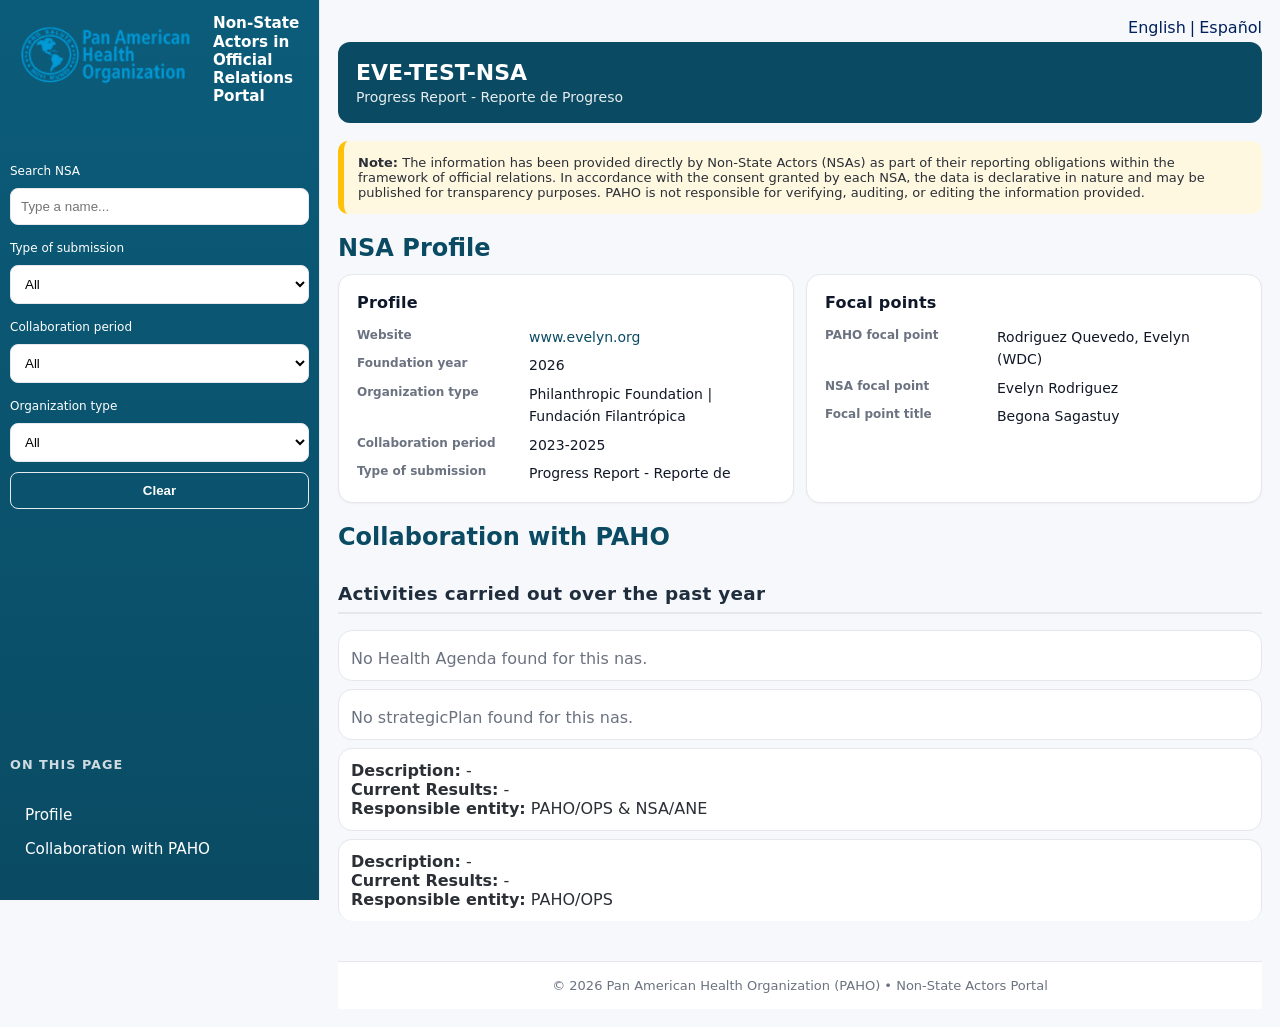
<file: index.html>
<!doctype html>
<html lang="en">
  <head>
    <meta charset="UTF-8" />
    <meta
      name="viewport"
      content="width=device-width, initial-scale=1.0" />
    <title>PAHO • Non-State Actors (NSA)</title>
    <link
      rel="icon"
      href="/assets/img/favicon.ico"
      type="image/vnd.microsoft.icon" />
    <link
      rel="stylesheet"
      href="/assets/css/styles.css" />
  </head>
  <body>
    <!-- SIDEBAR FIXA -->
    <aside class="sidebar">
      <div class="brand">
        <div class="logo-box">
          <img
            id="logobrand"
            src="/assets/img/logo-en.png"
            alt="OPAS"
            class="brand-logo" />
          <div
            class="brand-title"
            id="brand-title">
            NSA Portal
          </div>
        </div>
      </div>

      <div class="controls">
        <label
          class="label"
          for="search-open"
          id="searchNSA"
          >Search NSA
        </label>
        <input
          id="searchInput"
          class="input"
          placeholder="Type a name..." />
        <ul
          id="search-results"
          class="search-results"
          aria-live="polite"></ul>

        <!-- TypeOfSubmission -->
        <label
          class="label"
          for="period-select"
          id="TypeOfSubmission-type"
          >TypeOfSubmission</label
        >
        <select
          id="typeOfSubmission-type-input"
          class="input">
          <option
            value="all"
            id="TypeOfSubmission-all">
            All
          </option>
          <option value="Non-governmental Organizations">Non-governmental Organizations</option>
          <option value="Philanthropic Foundation">Philanthropic Foundation</option>
        </select>

        <!-- Collaboration Period -->
        <label
          class="label"
          for="period-select"
          id="uiPeriodLabel"
          >Collaboration Period</label
        >
        <select
          id="period-select"
          class="input">
          <option value="all">All</option>
        </select>

        <!-- Organization type -->
        <label
          class="label"
          for="period-select"
          id="organization-type"
          >Organization type</label
        >
        <select
          id="organization-type-input"
          class="input">
          <option
            value="all"
            id="organization-all">
            All
          </option>
          <option value="Non-governmental Organizations">Non-governmental Organizations</option>
          <option value="Philanthropic Foundation">Philanthropic Foundation</option>
        </select>

        <button
          id="clear-filters"
          class="btn btn-ghost">
          Clear
        </button>

        <p id="navTitle">On this page</p>
        <ul class="on-this-page">
          <li>
            <a
              href="#profileTitle"
              id="profileTitlenav"
              rel="noopener noreferrer"
              >Profile</a
            >
          </li>
          <li class="financialnav">
            <a
              href="#uiFinTitle"
              id="financialnav"
              rel="noopener noreferrer"
              >Financial information</a
            >
          </li>
          <li>
            <a
              href="#collaborationWithPAHO"
              id="CollaborationNav"
              rel="noopener noreferrer"
              >Collaboration with PAHO</a
            >
          </li>
        </ul>
      </div>
    </aside>

    <!-- MAIN -->
    <main class="main">
      <!-- language -->
      <div class="language-link">
        <a
          data-lan="en"
          class="lang-toggle">
          English
        </a>
        |
        <a
          data-lan="es"
          class="lang-toggle">
          Español
        </a>
      </div>

      <header class="header">
        <h1 id="nsa-title"></h1>
        <p id="nsa-subtitle"></p>
      </header>

      <!-- Progress Report disclaimer only -->
      <section
        class="disclaimer none"
        id="landingDisclaimerTop">
        <strong id="uiDisclaimerTitleTop">Note:</strong>
        <span id="uiDisclaimerTextTop"></span>
      </section>

      <!-- NSA profile starts -->
      <section class="card">
        <section
          class="disclaimer"
          id="landingDisclaimer2">
          <strong id="uiDisclaimerTitle2">Note:</strong>
          <span id="uiDisclaimerText2"></span>
        </section>
        <h2 id="profileTitle">NSA Profile</h2>
        <p
          class="muted"
          id="profileSubtitle"></p>
        <div id="nsa-metrics"></div>
        <div id="nsa-info"></div>
      </section>

      <!-- financial -->
      <div
        class="card"
        id="financial_card">
        <h2 id="uiFinTitle">Financial Overview</h2>
        <h5 id="FinAnnualIncomeYear"></h5>
        <p
          class="muted"
          id="uiFinSubtitle"></p>
        <div class="chart-wrapper">
          <canvas id="financialBarChart"></canvas>
        </div>
      </div>

      <!-- keep original lower disclaimer -->
      <section
        class="disclaimer"
        id="landingDisclaimer">
        <strong id="uiDisclaimerTitle">Note:</strong>
        <span id="uiDisclaimerText"></span>
      </section>

      <!-- Collaboration with PAHO Activities -->
      <section
        class="card"
        id="collaborationWithPAHO">
        <h2 id="collabTitle">Collaboration with PAHO</h2>

        <div>
          <h4
            id="collabSubtitle"
            class="subtitle"></h4>
        </div>

        <div
          id="collabWPActHealthAgendaObj"
          class="list item"></div>

        <div
          id="strategicPlan"
          class="list item"></div>

        <div id="nsa-activities"></div>
      </section>

      <!-- work plans -->
      <section
        class="card"
        id="workplans-card">
        <h4
          id="wpTitle"
          class="subtitle">
          Work Plans
        </h4>

        <div
          id="card03"
          class="list item"></div>

        <div
          id="card04"
          class="list item"></div>

        <p
          class="muted"
          id="wpSubtitle"></p>
        <div id="workplans"></div>
      </section>

      <!-- FOOTER -->
      <footer class="app-footer">
        <p>© 2026 Pan American Health Organization (PAHO) • Non-State Actors Portal</p>
      </footer>
    </main>

    <script
      src="/assets/js/app.js"
      type="module"></script>
    <script src="/assets/js/vendors/chart.js"></script>
  </body>
</html>
</file>
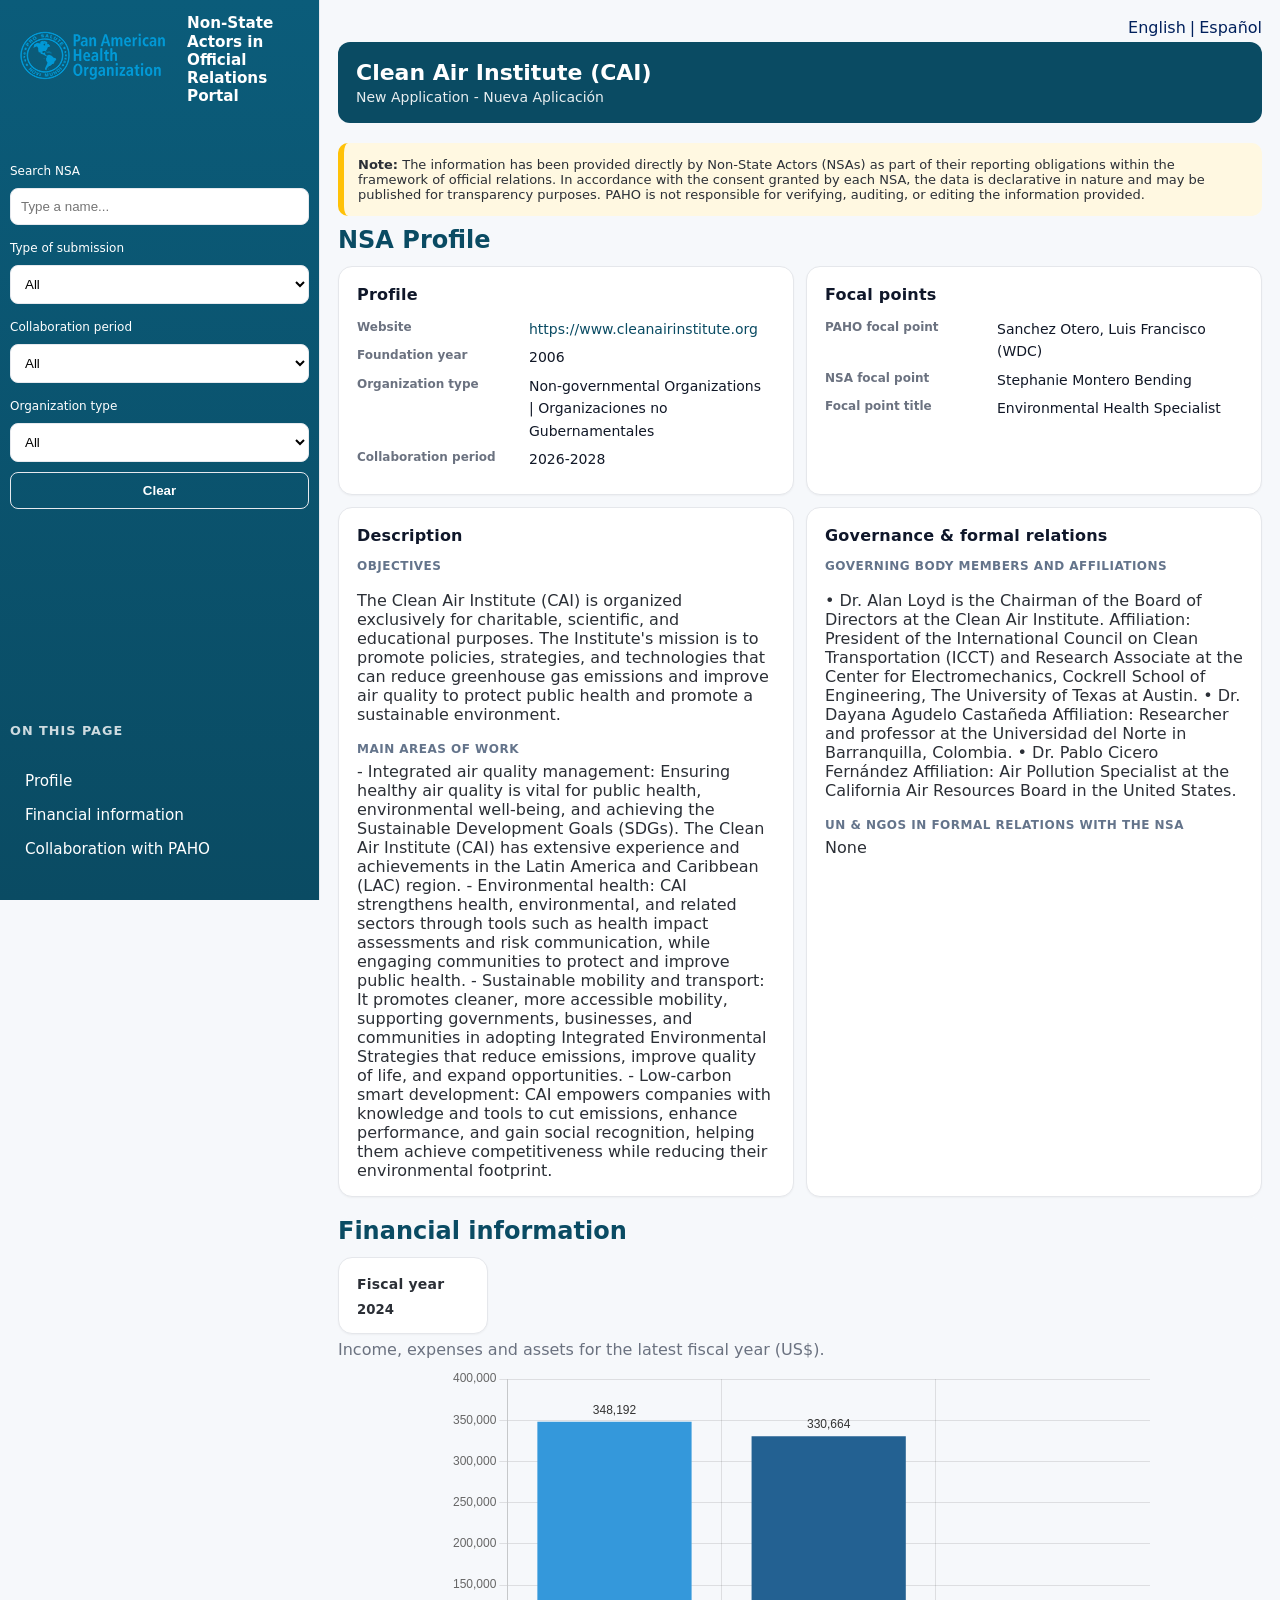
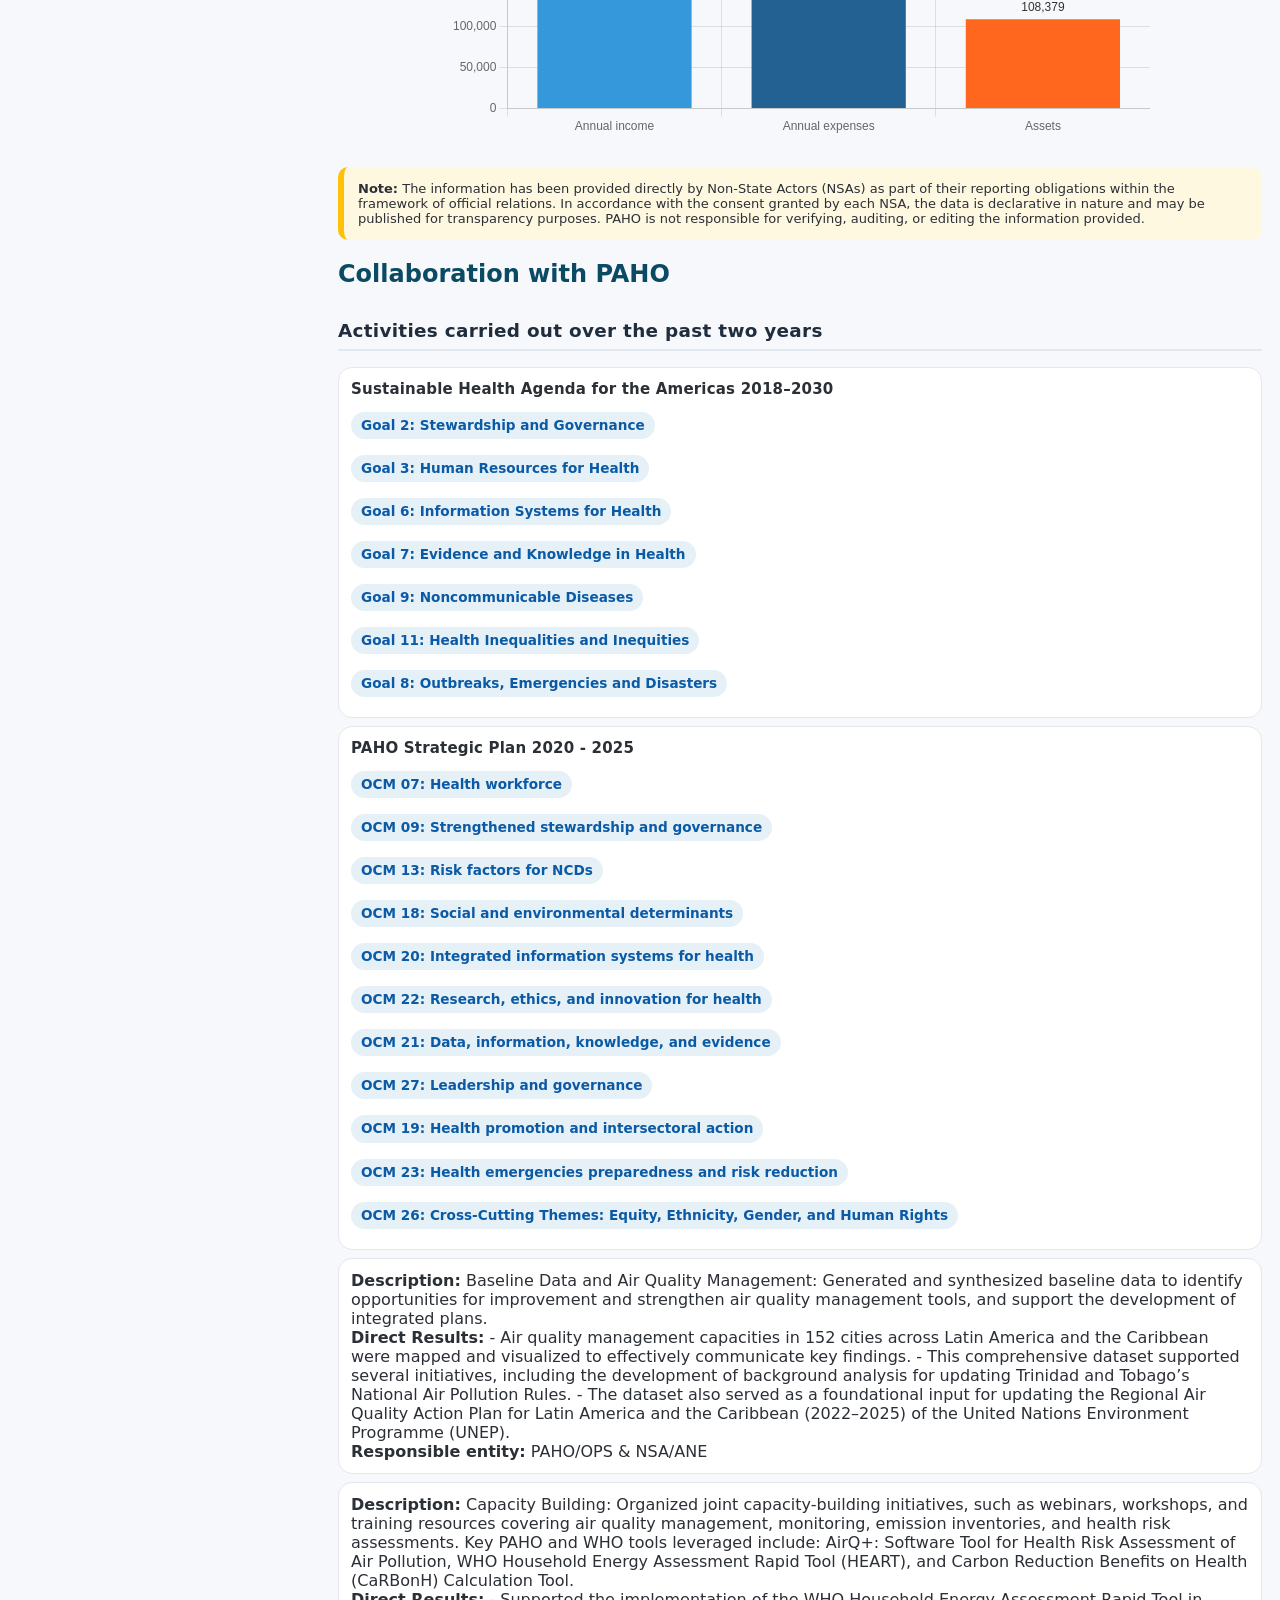
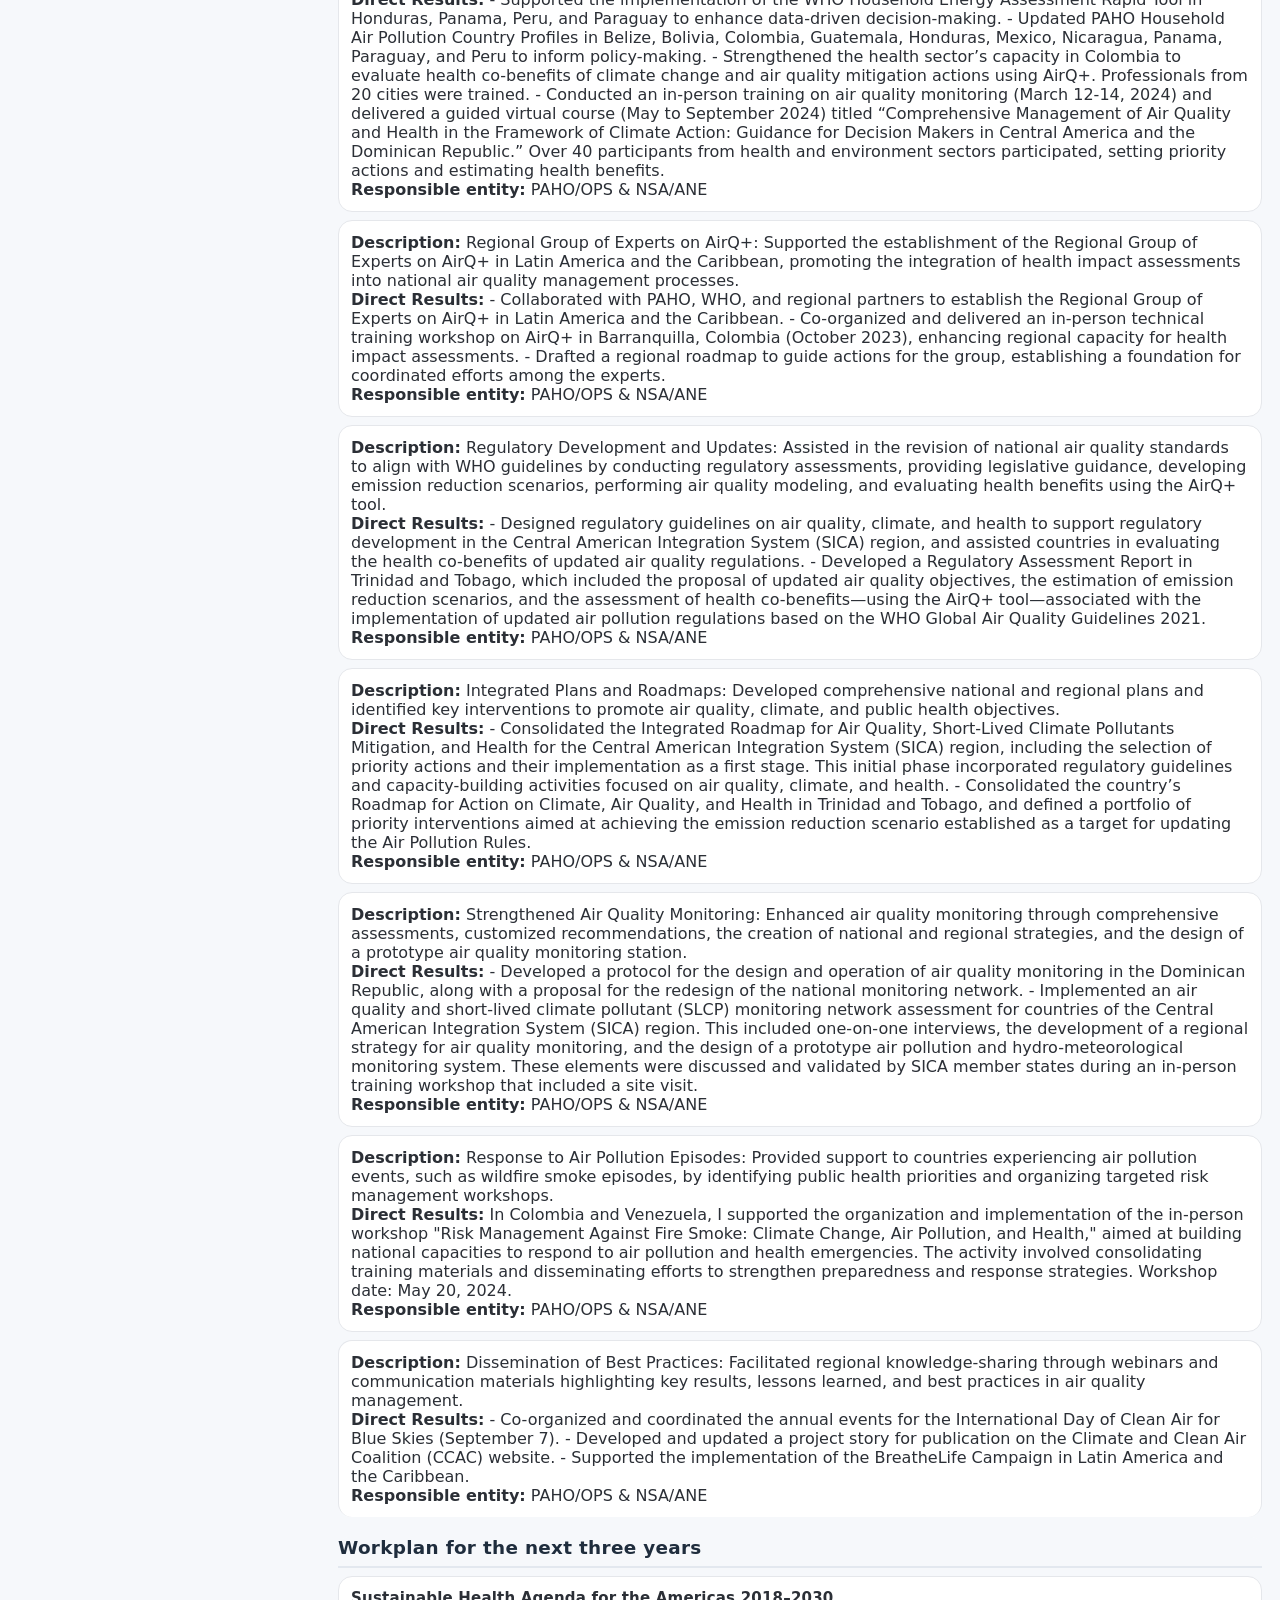
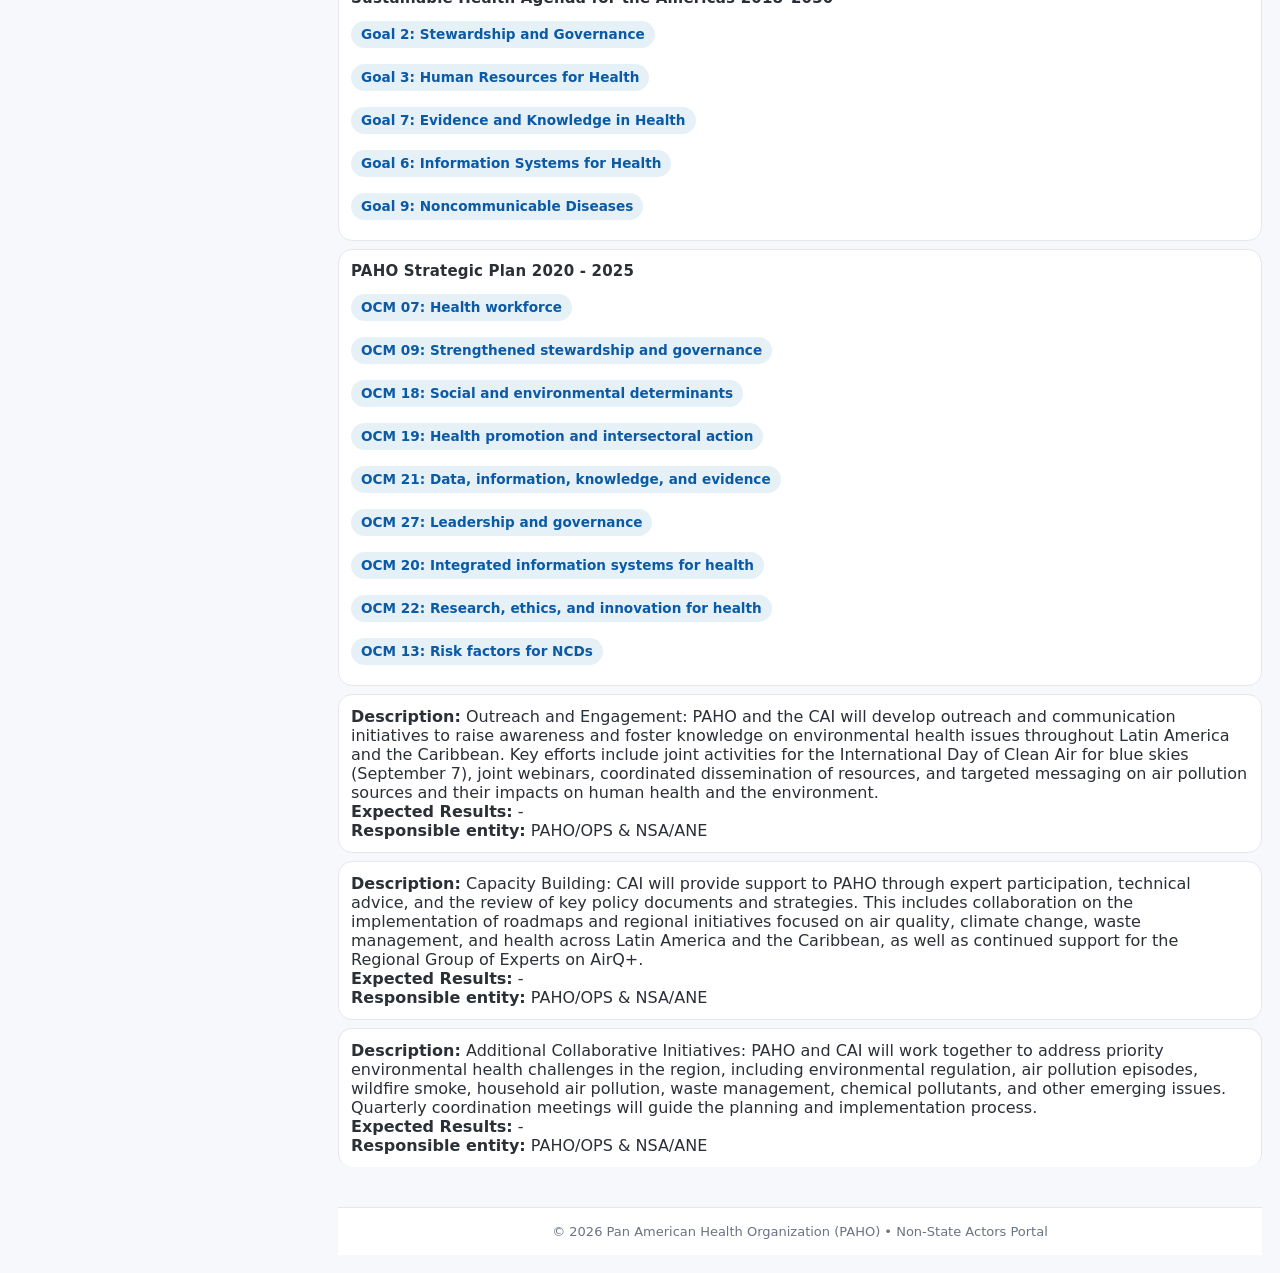
<file: official-relations/index.html>
<!doctype html>
<html lang="en">
  <head>
    <meta charset="UTF-8" />
    <meta
      name="viewport"
      content="width=device-width, initial-scale=1.0" />
    <title>PAHO • Non-State Actors (NSA)</title>
    <link
      rel="icon"
      href="./assets/img/favicon.ico"
      type="image/vnd.microsoft.icon" />
    <link
      rel="stylesheet"
      href="./assets/css/styles.css" />
  </head>
  <body>
    <!-- SIDEBAR FIXA -->
    <aside class="sidebar">
      <div class="brand">
        <div class="logo-box">
          <img
            id="logobrand"
            src="./assets/img/logo-en.png"
            alt="OPAS"
            class="brand-logo" />
          <div
            class="brand-title"
            id="brand-title">
            NSA Portal
          </div>
        </div>
      </div>

      <div class="controls">
        <label
          class="label"
          for="search-open"
          id="searchNSA"
          >Search NSA
        </label>
        <input
          id="searchInput"
          class="input"
          placeholder="Type a name..." />
        <ul
          id="search-results"
          class="search-results"
          aria-live="polite"></ul>

        <!-- TypeOfSubmission -->
        <label
          class="label"
          for="period-select"
          id="TypeOfSubmission-type"
          >TypeOfSubmission</label
        >
        <select
          id="typeOfSubmission-type-input"
          class="input">
          <option
            value="all"
            id="TypeOfSubmission-all">
            All
          </option>
          <option value="Non-governmental Organizations">Non-governmental Organizations</option>
          <option value="Philanthropic Foundation">Philanthropic Foundation</option>
        </select>

        <!--    Collaboration Period -->
        <label
          class="label"
          for="period-select"
          id="uiPeriodLabel"
          >Collaboration Period</label
        >
        <select
          id="period-select"
          class="input">
          <option value="all">All</option>
        </select>
        <!-- Organization type -->
        <label
          class="label"
          for="period-select"
          id="organization-type"
          >Organization type</label
        >
        <select
          id="organization-type-input"
          class="input">
          <option
            value="all"
            id="organization-all">
            All
          </option>
          <option value="Non-governmental Organizations">Non-governmental Organizations</option>
          <option value="Philanthropic Foundation">Philanthropic Foundation</option>
        </select>

        <button
          id="clear-filters"
          class="btn btn-ghost">
          Clear
        </button>

        <p id="navTitle">On this page</p>
        <ul class="on-this-page">
          <li>
            <a
              href="#profileTitle"
              id="profileTitlenav"
              rel="noopener noreferrer"
              >Profile</a
            >
          </li>
          <li class="financialnav">
            <a
              href="#uiFinTitle"
              id="financialnav"
              rel="noopener noreferrer"
              >Financial information</a
            >
          </li>
          <li>
            <a
              href="#collaboraionWihPAHO"
              id="CollaborationNav"
              rel="noopener noreferrer"
              >Collaboration with PAHO</a
            >
          </li>
        </ul>
      </div>
    </aside>

    <!-- MAIN -->
    <main class="main">
      <!-- language -->
      <div class="language-link">
        <a
          data-lan="en"
          class="lang-toggle">
          English
        </a>
        |
        <a
          data-lan="es"
          class="lang-toggle">
          Español
        </a>
      </div>

      <!-- language -->
      <header class="header">
        <h1 id="nsa-title"></h1>
        <p id="nsa-subtitle"></p>
      </header>

      <!-- NSA profile starts -->
      <section class="card">
        <!-- disclaimer -->
        <section
          class="disclaimer"
          id="landingDisclaimer2">
          <strong id="uiDisclaimerTitle2">Note:</strong>
          <span id="uiDisclaimerText2"></span>
        </section>
        <h2 id="profileTitle">NSA Profile</h2>
        <p
          class="muted"
          id="profileSubtitle"></p>
        <div id="nsa-metrics"></div>
        <div id="nsa-info"></div>
      </section>

      <!-- financial -->
      <div
        class="card"
        id="financial_card">
        <h2 id="uiFinTitle">Financial Overview</h2>
        <h5 id="FinAnnualIncomeYear"></h5>
        <p
          class="muted"
          id="uiFinSubtitle"></p>
        <div class="chart-wrapper">
          <canvas id="financialBarChart"></canvas>
        </div>
      </div>
      <!-- NSA profile ends -->

      <!-- disclaimer -->
      <section
        class="disclaimer"
        id="landingDisclaimer">
        <strong id="uiDisclaimerTitle">Note:</strong>
        <span id="uiDisclaimerText"></span>
      </section>

      <!-- Collaboration with PAHO Activities -->
      <section
        class="card"
        id="collaboraionWihPAHO">
        <h2 id="collabTitle">Collaboration with PAHO</h2>

        <div>
          <h4
            id="collabSubtitle"
            class="subtitle"></h4>
        </div>

        <!--  rendercollabWPActHealthAgendaObj  -->
        <div
          id="collabWPActHealthAgendaObj"
          class="list item"></div>

        <!--  StrategicPlan  -->
        <div
          id="strategicPlan"
          class="list item"></div>

        <!-- activities -->
        <div id="nsa-activities"></div>
      </section>

      <!-- work plans -->
      <section
        class="card"
        id="workplans-card">
        <h4
          id="wpTitle"
          class="subtitle">
          Work Plans
        </h4>

        <!-- card03 do workplan -->
        <div
          id="card03"
          class="list item"></div>

        <!-- card04 do workplan -->
        <div
          id="card04"
          class="list item"></div>

        <p
          class="muted"
          id="wpSubtitle"></p>
        <div id="workplans"></div>
      </section>

      <!-- FOOTER -->
      <footer class="app-footer">
        <p>© 2026 Pan American Health Organization (PAHO) • Non-State Actors Portal</p>
      </footer>
    </main>
    <script
      src="./assets/js/app.js"
      type="module"></script>
    <script src="./assets/js/vendors/chart.js"></script>
  </body>
</html>
</file>
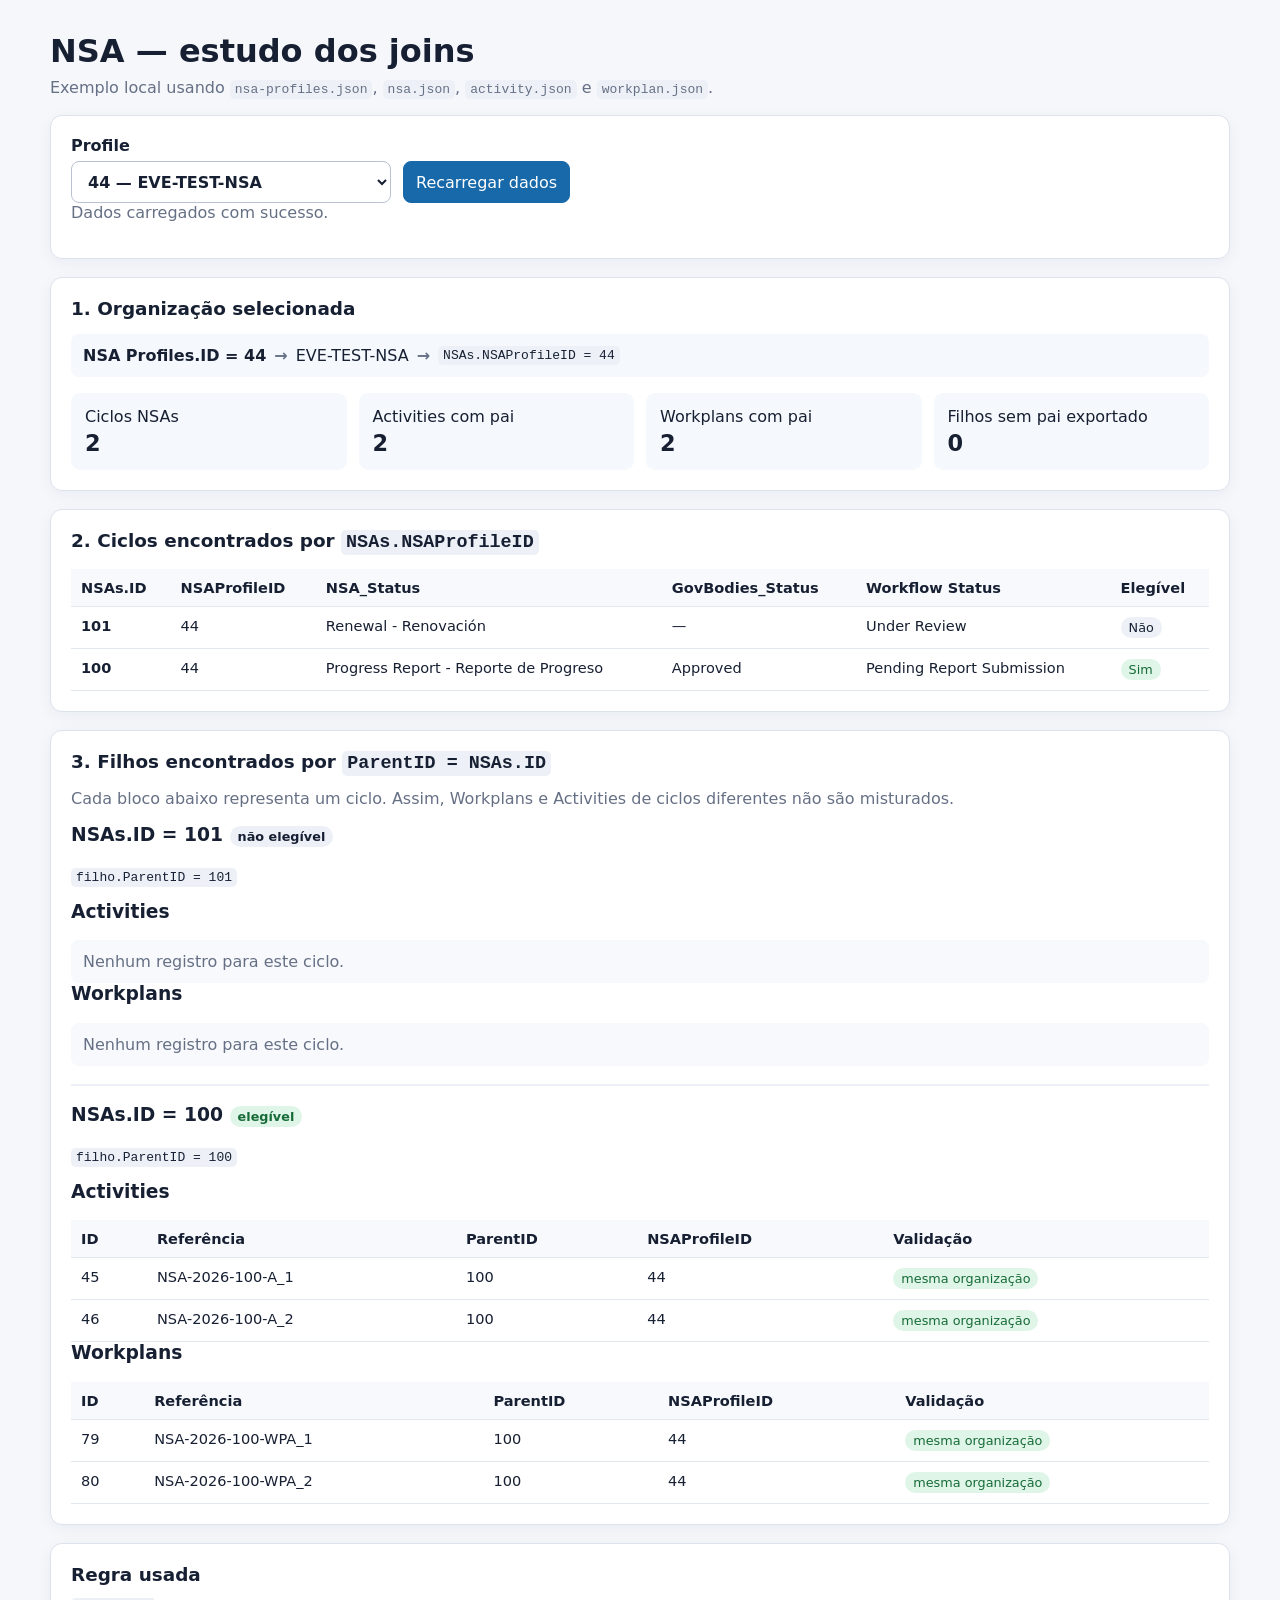
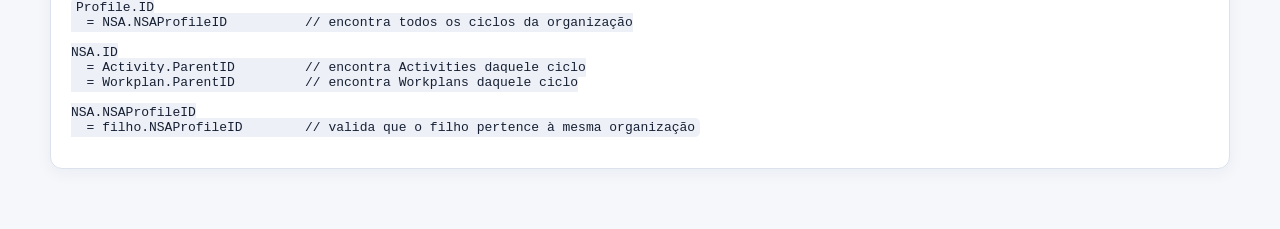
<file: docs/NSA_web_frontier/index.html>
<!doctype html>
<html lang="pt-BR">
  <head>
    <meta charset="utf-8" />
    <meta
      name="viewport"
      content="width=device-width, initial-scale=1" />
    <title>NSA — Estudo dos relacionamentos</title>
    <style>
      :root {
        color-scheme: light;
        font-family:
          Inter,
          ui-sans-serif,
          system-ui,
          -apple-system,
          BlinkMacSystemFont,
          'Segoe UI',
          sans-serif;
        background: #f5f7fb;
        color: #172033;
      }

      * {
        box-sizing: border-box;
      }
      body {
        margin: 0;
      }
      main {
        width: min(1180px, calc(100% - 32px));
        margin: 32px auto 64px;
      }
      h1,
      h2,
      h3,
      p {
        margin-top: 0;
      }
      h1 {
        margin-bottom: 8px;
      }
      h2 {
        font-size: 1.15rem;
      }
      code {
        padding: 2px 5px;
        border-radius: 5px;
        background: #edf1f7;
      }
      .muted {
        color: #667085;
      }
      .card {
        margin-top: 18px;
        padding: 20px;
        border: 1px solid #dce2ec;
        border-radius: 12px;
        background: #fff;
        box-shadow: 0 4px 16px rgba(23, 32, 51, 0.05);
      }
      .controls {
        display: flex;
        flex-wrap: wrap;
        gap: 12px;
        align-items: end;
      }
      label {
        display: grid;
        gap: 6px;
        font-weight: 650;
      }
      select,
      button {
        min-height: 42px;
        padding: 8px 12px;
        border: 1px solid #b8c2d1;
        border-radius: 8px;
        background: #fff;
        color: inherit;
        font: inherit;
      }
      select {
        min-width: 320px;
      }
      button {
        cursor: pointer;
        background: #1769aa;
        color: #fff;
        border-color: #1769aa;
      }
      button:hover {
        background: #105889;
      }
      .summary {
        display: grid;
        grid-template-columns: repeat(auto-fit, minmax(160px, 1fr));
        gap: 12px;
        margin-top: 16px;
      }
      .metric {
        padding: 14px;
        border-radius: 9px;
        background: #f5f8fc;
      }
      .metric strong {
        display: block;
        margin-top: 4px;
        font-size: 1.4rem;
      }
      .flow {
        display: flex;
        flex-wrap: wrap;
        gap: 8px;
        align-items: center;
        padding: 12px;
        border-radius: 8px;
        background: #f5f8fc;
      }
      .arrow {
        color: #667085;
        font-weight: 800;
      }
      .table-wrap {
        overflow-x: auto;
      }
      table {
        width: 100%;
        border-collapse: collapse;
        font-size: 0.91rem;
      }
      th,
      td {
        padding: 10px;
        border-bottom: 1px solid #e3e8f0;
        text-align: left;
        vertical-align: top;
      }
      th {
        white-space: nowrap;
        background: #f7f9fc;
      }
      .badge {
        display: inline-block;
        padding: 3px 8px;
        border-radius: 999px;
        background: #edf1f7;
        font-size: 0.8rem;
        white-space: nowrap;
      }
      .badge.ok {
        background: #dff5e7;
        color: #176b38;
      }
      .badge.warn {
        background: #fff1d6;
        color: #855500;
      }
      .cycle {
        margin-top: 18px;
        padding-top: 18px;
        border-top: 2px solid #edf1f7;
      }
      .cycle:first-child {
        margin-top: 0;
        padding-top: 0;
        border-top: 0;
      }
      .error {
        color: #a51d2d;
        font-weight: 650;
      }
      .empty {
        padding: 12px;
        border-radius: 8px;
        background: #f7f9fc;
        color: #667085;
      }
    </style>
  </head>
  <body>
    <main>
      <h1>NSA — estudo dos joins</h1>
      <p class="muted">Exemplo local usando <code>nsa-profiles.json</code>, <code>nsa.json</code>, <code>activity.json</code> e <code>workplan.json</code>.</p>

      <section class="card">
        <div class="controls">
          <label>
            Profile
            <select
              id="profile-select"
              disabled>
              <option>Carregando JSONs…</option>
            </select>
          </label>
          <button
            id="reload-button"
            type="button">
            Recarregar dados
          </button>
        </div>
        <p
          id="status"
          class="muted"
          aria-live="polite"></p>
      </section>

      <section
        id="profile-section"
        class="card"
        hidden>
        <h2>1. Organização selecionada</h2>
        <div
          id="profile-flow"
          class="flow"></div>
        <div
          id="summary"
          class="summary"></div>
      </section>

      <section
        id="cycles-section"
        class="card"
        hidden>
        <h2>2. Ciclos encontrados por <code>NSAs.NSAProfileID</code></h2>
        <div
          id="cycles-table"
          class="table-wrap"></div>
      </section>

      <section
        id="children-section"
        class="card"
        hidden>
        <h2>3. Filhos encontrados por <code>ParentID = NSAs.ID</code></h2>
        <p class="muted">Cada bloco abaixo representa um ciclo. Assim, Workplans e Activities de ciclos diferentes não são misturados.</p>
        <div id="children"></div>
      </section>

      <section
        id="orphans-section"
        class="card"
        hidden>
        <h2>4. Filhos da organização cujo pai não está no export</h2>
        <p class="muted">Estes registros batem pelo <code>NSAProfileID</code>, mas o ciclo indicado pelo <code>ParentID</code> não existe em <code>nsa.json</code>.</p>
        <div id="orphans"></div>
      </section>

      <section class="card">
        <h2>Regra usada</h2>
        <pre><code>Profile.ID
  = NSA.NSAProfileID          // encontra todos os ciclos da organização

NSA.ID
  = Activity.ParentID         // encontra Activities daquele ciclo
  = Workplan.ParentID         // encontra Workplans daquele ciclo

NSA.NSAProfileID
  = filho.NSAProfileID        // valida que o filho pertence à mesma organização</code></pre>
      </section>
    </main>

    <script src="./src/index.js"></script>
  </body>
</html>
</file>
<file: assets/css/styles.css>
@import url('./sidebar.css');

* {
  margin: 0;
  padding: 0;
  box-sizing: border-box;
}

:root {
  --sidebar-w: 320px;
  --bg: #f6f8fb;
  --card: #ffffff;
  --text: #2b2f36;
  --muted: #6b7280;
  --border: #e6e9ee;
  --brand: #0a4b63;
  --warn-bg: #fff8e1;
  --warn-border: #ffc107;
  --line: #e5e7eb;
  --sidebarbackground: #ffffff;

  --paho-light-blue: #009dde;
  --paho-dark-blue: #236192;
  --paho-orange: #f6711f;

  --paho-primary: #0b5c7a;
  --paho-primary-2: #0a4b63;
}

body {
  font-family:
    ui-sans-serif,
    system-ui,
    -apple-system,
    Segoe UI,
    Roboto,
    Helvetica,
    Arial,
    'Apple Color Emoji',
    'Segoe UI Emoji';
  color: var(--text);
  background: var(--bg);
}

/* SIDEBAR FIXA */
.sidebar {
  position: fixed;
  top: 0;
  left: 0;
  width: var(--sidebar-w);
  height: 100vh;
  background: linear-gradient(180deg, var(--paho-primary), var(--paho-primary-2));
  border-right: 1px solid var(--border);
  padding: 18px 10px;
  overflow: hidden;
  padding-top: 0;
  display: flex;
  flex-direction: column;
}

.brand {
  margin-bottom: 18px;
}

.logo-box {
  display: flex;
  align-items: center;
  height: 120px;
  border-radius: 10px;
  margin-bottom: 10px;
}

.logo-placeholder {
  color: var(--muted);
  font-weight: bold;
}

.brand-title {
  font-weight: 800;
  color: var(--sidebarbackground);
}

.controls {
  display: flex;
  flex-direction: column;
  gap: 10px;
  margin-top: 10px;
  flex: 1;
  min-height: 0;
  position: relative;
}

.label {
  font-size: 12px;
  color: var(--sidebarbackground);
  margin-top: 6px;
}

.input {
  width: 100%;
  padding: 10px 10px;
  border-radius: 8px;
  border: 1px solid var(--border);
  outline: none;
  background: #fff;
}

.input:focus {
  border-color: #b8c9dc;
}

.search-results {
  list-style: none;
  margin: 0;
  padding: 0;
  border: 1px solid var(--border);
  border-radius: 8px;
  background: #fff;
  max-height: min(34vh, 320px);
  overflow-y: auto;
}

#search-results {
  position: absolute;
  z-index: 40;
  left: 0;
  top: var(--search-results-top, 0px);
  width: 100%;
  min-height: 0;
}

.search-results:empty {
  display: none;
}

.search-results li {
  padding: 8px 10px;
  border-bottom: 1px solid var(--line);
  cursor: pointer;
  font-size: 14px;
}

.search-results li:last-child {
  border-bottom: none;
}

.search-results li:hover {
  background: #f1f5f9;
}

.search-open-btn {
  text-align: left;
  cursor: pointer;
}

.filters {
  display: grid;
  gap: 8px;
  margin-top: 8px;
  padding: 10px;
  border: 1px solid var(--border);
  border-radius: 10px;
}

.check {
  display: flex;
  align-items: center;
  gap: 10px;
  font-size: 14px;
}

.btn {
  padding: 10px 12px;
  border: none;
  border-radius: 8px;
  cursor: pointer;
  background: var(--brand);
  color: #fff;
  font-weight: 700;
}

.btn-ghost {
  background: transparent;
  color: #fff;
  border: 1px solid var(--border);
}

/* MAIN */
.main {
  margin-left: var(--sidebar-w);
  padding: 18px;
}

.header {
  background: var(--brand);
  color: #fff;
  padding: 18px;
  border-radius: 12px;
  margin-bottom: 18px;
}

.header h1 {
  font-size: 22px;
  margin-bottom: 4px;
}

.header p {
  opacity: 0.9;
  font-size: 14px;
}

.card {
  background: var(--bg);
  border-radius: 12px;
  margin-block: 20px;
}

.card h3 {
  margin: 0 0 10px;
  font-size: 14px;
  letter-spacing: 0.2px;
}

.card h2 {
  margin-bottom: 12px;
  color: var(--brand);
}

.item {
  border: 1px solid var(--line);
  border-radius: 14px;
  padding: 12px;
  background: #fff;
  margin-block: 8px;
}

.item:last-child {
  border-bottom: none;
}

.item h3 {
  font-size: 15px;
  margin-bottom: 6px;
}

.meta {
  color: var(--muted);
  margin-top: 6px;
}

.disclaimer {
  background: var(--warn-bg);
  padding: 14px;
  border-left: 6px solid var(--warn-border);
  border-radius: 10px;
  font-size: 13px;
  margin-block: 10px;
}

img.brand-logo {
  display: block;
  height: 72px;
  width: 220px;
  max-width: 100%;
  object-fit: contain;
}

/* mini cards */
.metrics-grid {
  display: grid;
  grid-template-columns: repeat(4, minmax(160px, 1fr));
  gap: 12px;
  margin-bottom: 16px;
}

@media (max-width: 1100px) {
  .metrics-grid {
    grid-template-columns: repeat(2, minmax(160px, 1fr));
  }
}

@media (max-width: 520px) {
  .metrics-grid {
    grid-template-columns: 1fr;
  }
}

.metric-card {
  background: #fff;
  border: 1px solid var(--border);
  border-radius: 14px;
  padding: 12px 14px;
  box-shadow: 0 2px 6px rgba(0, 0, 0, 0.05);
}

.metric-card .k {
  font-size: 12px;
  color: var(--muted);
  margin-bottom: 6px;
}

.metric-card .v {
  font-size: 18px;
  font-weight: 800;
  color: var(--text);
}

.metric-card .hint {
  font-size: 11px;
  color: var(--muted);
  margin-top: 6px;
}

.chart-wrapper {
  max-width: 700px;
  margin: 0 auto 30px auto;
}

/* KPI CARDS */
.metric-card {
  border: 1px solid var(--border);
  border-radius: 14px;
  padding: 12px 14px;
  background: linear-gradient(135deg, #f7fbff, #ffffff);
  box-shadow: 0 6px 18px rgba(0, 0, 0, 0.06);
}

.metric-card .k {
  font-size: 12px;
  color: var(--muted);
  margin-bottom: 6px;
}

.metric-card .v {
  font-size: 18px;
  font-weight: 800;
  color: var(--brand);
}

.metrics-grid {
  display: grid;
  grid-template-columns: repeat(4, minmax(160px, 1fr));
  gap: 12px;
  margin-bottom: 14px;
}

@media (max-width: 1100px) {
  .metrics-grid {
    grid-template-columns: repeat(2, 1fr);
  }
}

@media (max-width: 520px) {
  .metrics-grid {
    grid-template-columns: 1fr;
  }
}

/* INFO GRID */
.nsa-grid {
  display: grid;
  grid-template-columns: 1fr 1fr;
  gap: 12px;
  margin-top: 10px;
}

.field {
  background: #fff;
  border: 1px solid #e5e7eb;
  border-radius: 14px;
  padding: 18px 18px 16px;
  box-shadow: 0 1px 2px rgba(0, 0, 0, 0.04);
}

.field_fiscal {
  background: #fff;
  border: 1px solid #e5e7eb;
  border-radius: 14px;
  padding: 18px 18px 16px;
  box-shadow: 0 1px 2px rgba(0, 0, 0, 0.04);
  width: 150px;
}

.field h3 {
  margin: 0 0 14px;
  font-size: 16px;
  font-weight: 600;
  color: #0f172a;
}

.field h5 {
  margin: 18px 0 6px;
  font-size: 12px;
  font-weight: 600;
  color: #64748b;
  text-transform: uppercase;
  letter-spacing: 0.04em;
}

.field h5:first-of-type {
  margin-top: 0;
}

.field .kv {
  margin: 0;
  font-size: 14px;
  line-height: 1.6;
  color: #111827;
  white-space: pre-line;
  word-break: break-word;
}

.field .kv {
  max-height: 160px;
  overflow: auto;
  padding-right: 6px;
}

.field .kv::-webkit-scrollbar {
  width: 6px;
}

.field .kv::-webkit-scrollbar-thumb {
  background: #e5e7eb;
  border-radius: 10px;
}

.field h5 + .kv {
  padding-bottom: 12px;
}

.field h5:last-of-type + .kv {
  border-bottom: none;
  padding-bottom: 0;
}

@media (max-width: 768px) {
  .field {
    padding: 14px;
  }

  .field .kv {
    font-size: 13px;
    max-height: 140px;
  }
}

/* SEÇÕES COLAPSÁVEIS */
.section {
  border: 1px solid var(--border);
  border-radius: 12px;
  background: #fff;
  padding: 10px 12px;
  margin-top: 10px;
}

.section summary {
  cursor: pointer;
  font-weight: 800;
  color: var(--brand);
  list-style: none;
}

.section summary::-webkit-details-marker {
  display: none;
}

.section .content {
  margin-top: 10px;
  white-space: pre-wrap;
  line-height: 1.5;
  color: var(--text);
}

.clamp {
  display: -webkit-box;
  -webkit-line-clamp: 6;
  -webkit-box-orient: vertical;
  overflow: hidden;
}

.kv {
  display: grid;
  grid-template-columns: 160px 1fr;
  gap: 6px 12px;
  margin-top: 8px;
}

.kv dt {
  font-size: 12px;
  color: var(--muted);
  font-weight: 600;
}

.kv dd {
  margin: 0;
  font-size: 14px;
  word-break: break-word;
}

.kv a {
  color: var(--brand);
  text-decoration: none;
}

.kv a:hover {
  text-decoration: underline;
}

.hidden {
  display: none !important;
}

.muted {
  color: var(--muted);
  margin: 6px 0 0;
}

.lead {
  color: var(--muted);
}

.chart-wrapper {
  position: relative;
  height: clamp(320px, 42vh, 460px);
}

@media (max-width: 768px) {
  .chart-wrapper {
    height: 320px;
  }
}

.no-financial-data {
  padding: 16px;
  text-align: center;
  color: #666;
  font-size: 14px;
}

/* footer */
.app-footer {
  margin-top: 40px;
  padding: 16px 24px;
  border-top: 1px solid #e5e7eb;
  background: #fff;
  font-size: 13px;
  color: #6b7280;
  text-align: center;
}

.none {
  display: none !important;
}

.language-link {
  display: flex;
  font-size: 1rem;
  justify-content: flex-end;
  gap: 4px;
  margin-bottom: 5px;
  position: sticky;
  top: 0;
  color: #00205c;
  z-index: 1;
}

.lang-toggle {
  cursor: pointer;
}

.lang-toggle:hover {
  text-decoration: underline;
  text-decoration-thickness: 2px;
}

/* Container do "On this page" */
.on-this-page {
  padding: 1rem 0;
  font-size: 0.95rem;
  color: #fff;
}

/* Título */
.on-this-page h4 {
  font-size: 0.85rem;
  text-transform: uppercase;
  letter-spacing: 1px;
  color: #236192;
  font-weight: 600;
}

/* Lista */
.on-this-page ul {
  list-style: none;
  padding: 0;
  margin: 0;
}

/* Link base */
.on-this-page a {
  display: block;
  text-decoration: none;
  padding: 0.5rem 0.75rem;
  border-left: 3px solid transparent;
  color: var(--sidebarbackground);
  border-radius: 4px;
  transition: all 0.2s ease;
  font-weight: 500;
}

/* Hover */
.on-this-page a:hover {
  background-color: rgba(52, 152, 219, 0.08);
  color: var(--sidebarbackground);
  border-left: 3px solid #3498db;
}

/* Link ativo */
.on-this-page a.active {
  background-color: rgba(35, 97, 146, 0.08);
  color: #236192;
  border-left: 3px solid #ff671f;
  font-weight: 600;
}

#navTitle {
  font-weight: 800;
  color: var(--sidebarbackground);
  margin-top: auto;
  padding-top: 10px;
}

/* === LABEL LAYOUT FOR AGENDA / STRATEGIC PLAN CARDS === */
#collabWPActHealthAgendaObj,
#strategicPlan,
#card03,
#card04 {
  display: flex;
  flex-wrap: wrap;
  align-items: flex-start;
  gap: 12px 10px;
}

#collabWPActHealthAgendaObj h3,
#strategicPlan h3,
#card03 h3,
#card04 h3 {
  flex: 0 0 100%;
  margin: 0 0 8px;
}

.list-tag {
  list-style: none;
  padding: 0;
  margin: 0;
  display: inline-block;
}

.list-tag li {
  margin: 0;
  line-height: 1.3;
}

.tag {
  display: inline-flex;
  align-items: center;
  background: #e6f0f7;
  color: #0b5aa6;
  padding: 10px 18px;
  border-radius: 999px;
  font-size: 0.85rem;
  font-weight: 600;
  margin: 0;
  max-width: 100%;
  white-space: normal;
}

:root:has(#profileTitle:target) #profileTitlenav,
:root:has(#uiFinTitle:target) #financialnav,
:root:has(#collaborationWithPAHO:target) #CollaborationNav {
  color: #ff671f;
  font-weight: 700;
  text-underline-offset: 0.15em;
}

.subtitle {
  font-size: 1.15rem;
  font-weight: 600;
  color: #1f2d3d;
  margin: 2rem 0 1rem;
  padding-bottom: 0.5rem;
  border-bottom: 2px solid #e3e8ef;
  letter-spacing: 0.3px;
}

#wpTitle {
  margin: 0;
}

.year-block {
  border-left: 4px solid var(--paho-light-blue);
  background: #f8fbff;
  padding: 10px 12px;
  border-radius: 10px;
  margin-top: 10px;
}

.year-block p {
  margin: 0;
}

.year-block p + p {
  margin-top: 6px;
}
</file>
<file: official-relations/assets/css/styles.css>
@import url('./sidebar.css');
* {
  margin: 0;
  padding: 0;
  box-sizing: border-box;
}

:root {
  --sidebar-w: 320px;
  --bg: #f6f8fb;
  --card: #ffffff;
  --text: #2b2f36;
  --muted: #6b7280;
  --border: #e6e9ee;
  --brand: #0a4b63;
  --warn-bg: #fff8e1;
  --warn-border: #ffc107;
  --line: #e5e7eb;
  --sidebarbackground: #ffffff;

  --paho-light-blue: #009dde;
  --paho-dark-blue: #236192;
  --paho-orange: #f6711f;

  --paho-primary: #0b5c7a;
  --paho-primary-2: #0a4b63;
}

body {
  font-family: ui-sans-serif, system-ui, -apple-system, Segoe UI, Roboto, Helvetica, Arial, 'Apple Color Emoji', 'Segoe UI Emoji';
  color: var(--text);
  background: var(--bg);
}

/* SIDEBAR FIXA */
.sidebar {
  position: fixed;
  top: 0;
  left: 0;
  width: var(--sidebar-w);
  height: 100vh;
  background: linear-gradient(180deg, var(--paho-primary), var(--paho-primary-2));
  border-right: 1px solid var(--border);
  padding: 18px 10px;
  overflow: hidden;
  padding-top: 0;
  display: flex;
  flex-direction: column;
}

.brand {
  margin-bottom: 18px;
}

.logo-box {
  display: flex;
  height: 120px;
  border-radius: 10px;
  margin-bottom: 10px;
}

.logo-placeholder {
  color: var(--muted);
  font-weight: bold;
}

.brand-title {
  font-weight: 800;
  color: var(--sidebarbackground);
}

.controls {
  display: flex;
  flex-direction: column;
  gap: 10px;
  margin-top: 10px;
  flex: 1;
  min-height: 0;
  position: relative;
}

.label {
  font-size: 12px;
  color: var(--sidebarbackground);
  margin-top: 6px;
}

.input {
  width: 100%;
  padding: 10px 10px;
  border-radius: 8px;
  border: 1px solid var(--border);
  outline: none;
  background: #fff;
}

.input:focus {
  border-color: #b8c9dc;
}
.search-results {
  list-style: none;
  margin: 0;
  padding: 0;
  border: 1px solid var(--border);
  border-radius: 8px;
  background: #fff;
  max-height: min(34vh, 320px);
  overflow-y: auto;
}

#search-results {
  position: absolute;
  z-index: 40;
  left: 0;
  top: var(--search-results-top, 0px);
  width: 100%;
  min-height: 0;
}

.search-results:empty {
  display: none;
}

.search-results li {
  padding: 8px 10px;
  border-bottom: 1px solid var(--line);
  cursor: pointer;
  font-size: 14px;
}

.search-results li:last-child {
  border-bottom: none;
}

.search-results li:hover {
  background: #f1f5f9;
}

.search-open-btn {
  text-align: left;
  cursor: pointer;
}

.filters {
  display: grid;
  gap: 8px;
  margin-top: 8px;
  padding: 10px;
  border: 1px solid var(--border);
  border-radius: 10px;
}

.check {
  display: flex;
  align-items: center;
  gap: 10px;
  font-size: 14px;
}

.btn {
  padding: 10px 12px;
  border: none;
  border-radius: 8px;
  cursor: pointer;
  background: var(--brand);
  color: #fff;
  font-weight: 700;
}

.btn-ghost {
  background: transparent;
  color: #fff;
  border: 1px solid var(--border);
}

/* MAIN (empurra por causa da sidebar fixa) */
.main {
  margin-left: var(--sidebar-w);
  padding: 18px;
  /*  max-width: 1200px; */
}

.header {
  background: var(--brand);
  color: #fff;
  padding: 18px;
  border-radius: 12px;
  margin-bottom: 18px;
}

.header h1 {
  font-size: 22px;
  margin-bottom: 4px;
}

.header p {
  opacity: 0.9;
  font-size: 14px;
}

.card {
  /* background: var(--card); */
  background: var(--bg);
  /*   margin-bottom: 16px; */
  border-radius: 12px;
  margin-block: 20px;
  /* box-shadow: 0 2px 6px rgba(0, 0, 0, 0.06);  */
}

.card h3 {
  margin: 0 0 10px;
  font-size: 14px;
  letter-spacing: 0.2px;
}

.card h2 {
  margin-bottom: 12px;
  color: var(--brand);
}

.item {
  border: 1px solid var(--line);
  border-radius: 14px;
  padding: 12px;
  background: #fff;
  margin-block: 8px;
}

.item:last-child {
  border-bottom: none;
}

.item h3 {
  font-size: 15px;
  margin-bottom: 6px;
}

.meta {
  color: var(--muted);
  /*  font-size: 12px; */
  margin-top: 6px;
}

.disclaimer {
  background: var(--warn-bg);
  padding: 14px;
  border-left: 6px solid var(--warn-border);
  border-radius: 10px;
  font-size: 13px;
  margin-block: 10px;
}

img.brand-logo {
  max-width: 100%;
}

/* mini cards */
.metrics-grid {
  display: grid;
  grid-template-columns: repeat(4, minmax(160px, 1fr));
  gap: 12px;
  margin-bottom: 16px;
}

@media (max-width: 1100px) {
  .metrics-grid {
    grid-template-columns: repeat(2, minmax(160px, 1fr));
  }
}
@media (max-width: 520px) {
  .metrics-grid {
    grid-template-columns: 1fr;
  }
}

.metric-card {
  background: #fff;
  border: 1px solid var(--border);
  border-radius: 14px;
  padding: 12px 14px;
  box-shadow: 0 2px 6px rgba(0, 0, 0, 0.05);
}

.metric-card .k {
  font-size: 12px;
  color: var(--muted);
  margin-bottom: 6px;
}

.metric-card .v {
  font-size: 18px;
  font-weight: 800;
  color: var(--text);
}

.metric-card .hint {
  font-size: 11px;
  color: var(--muted);
  margin-top: 6px;
}

.chart-wrapper {
  max-width: 700px; /* controla largura */
  margin: 0 auto 30px auto;
}

.chart-wrapper.small {
  max-width: 400px;
}

/* ===== KPI CARDS (mini-cards) ===== */
.metric-card {
  border: 1px solid var(--border);
  border-radius: 14px;
  padding: 12px 14px;
  background: linear-gradient(135deg, #f7fbff, #ffffff);
  box-shadow: 0 6px 18px rgba(0, 0, 0, 0.06);
}

.metric-card .k {
  font-size: 12px;
  color: var(--muted);
  margin-bottom: 6px;
}

.metric-card .v {
  font-size: 18px;
  font-weight: 800;
  color: var(--brand);
}

/* grid KPI mais compacto */
.metrics-grid {
  display: grid;
  grid-template-columns: repeat(4, minmax(160px, 1fr));
  gap: 12px;
  margin-bottom: 14px;
}
@media (max-width: 1100px) {
  .metrics-grid {
    grid-template-columns: repeat(2, 1fr);
  }
}
@media (max-width: 520px) {
  .metrics-grid {
    grid-template-columns: 1fr;
  }
}

/* ===== INFO GRID (reduz altura) ===== */
.nsa-grid {
  display: grid;
  grid-template-columns: 1fr 1fr;
  gap: 12px;
  margin-top: 10px;
}
/* ===== CARD BASE (teu .field atual) ===== */
.field {
  background: #fff;
  border: 1px solid #e5e7eb;
  border-radius: 14px;
  padding: 18px 18px 16px;
  box-shadow: 0 1px 2px rgba(0, 0, 0, 0.04);
}

.field_fiscal {
  background: #fff;
  border: 1px solid #e5e7eb;
  border-radius: 14px;
  padding: 18px 18px 16px;
  box-shadow: 0 1px 2px rgba(0, 0, 0, 0.04);
  width: 150px;
}

/* título principal */
.field h3 {
  margin: 0 0 14px;
  font-size: 16px;
  font-weight: 600;
  color: #0f172a;
}

/* subtítulos */
.field h5 {
  margin: 18px 0 6px;
  font-size: 12px;
  font-weight: 600;
  color: #64748b;
  text-transform: uppercase;
  letter-spacing: 0.04em;
}

/* primeiro h5 não precisa espaçamento grande */
.field h5:first-of-type {
  margin-top: 0;
}

/* ===== TEXTO (teu .kv atual) ===== */
.field .kv {
  margin: 0;
  font-size: 14px;
  line-height: 1.6;
  color: #111827;
  white-space: pre-line;
  word-break: break-word;
}

/* ===== LIMITE VISUAL (sem JS ainda) ===== */
/* evita textão gigante quebrando layout */
.field .kv {
  max-height: 160px;
  overflow: auto;
  padding-right: 6px;
}

/* scrollbar leve */
.field .kv::-webkit-scrollbar {
  width: 6px;
}
.field .kv::-webkit-scrollbar-thumb {
  background: #e5e7eb;
  border-radius: 10px;
}

/* ===== SEPARAÇÃO ENTRE SEÇÕES ===== */
.field h5 + .kv {
  padding-bottom: 12px;
  /*   border-bottom:1px dashed #e5e7eb; */
}

.field h5:last-of-type + .kv {
  border-bottom: none;
  padding-bottom: 0;
}

/* ===== RESPONSIVO ===== */
@media (max-width: 768px) {
  .field {
    padding: 14px;
  }

  .field .kv {
    font-size: 13px;
    max-height: 140px;
  }
}

/* ===== SEÇÕES COLAPSÁVEIS ===== */
.section {
  border: 1px solid var(--border);
  border-radius: 12px;
  background: #fff;
  padding: 10px 12px;
  margin-top: 10px;
}

.section summary {
  cursor: pointer;
  font-weight: 800;
  color: var(--brand);
  list-style: none;
}

.section summary::-webkit-details-marker {
  display: none;
}

.section .content {
  margin-top: 10px;
  white-space: pre-wrap;
  line-height: 1.5;
  color: var(--text);
}

/* reduz “textão” por padrão (evita página enorme) */
.clamp {
  display: -webkit-box;
  -webkit-line-clamp: 6;
  -webkit-box-orient: vertical;
  overflow: hidden;
}

.kv {
  display: grid;
  grid-template-columns: 160px 1fr;
  gap: 6px 12px;
  margin-top: 8px;
}

.kv dt {
  font-size: 12px;
  color: var(--muted);
  font-weight: 600;
}

.kv dd {
  margin: 0;
  font-size: 14px;
  word-break: break-word;
}

.kv a {
  color: var(--brand);
  text-decoration: none;
}
.kv a:hover {
  text-decoration: underline;
}

.hidden {
  display: none !important;
}

.muted {
  color: var(--muted);
  margin: 6px 0 0;
}
.lead {
  color: var(--muted);
}

.chart-wrapper {
  position: relative;
  height: clamp(320px, 42vh, 460px);
}

@media (max-width: 768px) {
  .chart-wrapper {
    height: 320px;
  }
}
.no-financial-data {
  padding: 16px;
  text-align: center;
  color: #666;
  font-size: 14px;
}

/* footer */
.app-footer {
  margin-top: 40px;
  padding: 16px 24px;
  border-top: 1px solid #e5e7eb;
  background: #fff;
  font-size: 13px;
  color: #6b7280;
  text-align: center;
}

.none {
  display: none !important;
}

.language-link {
  display: flex;
  font-size: 1rem;
  justify-content: flex-end;
  gap: 4px;
  margin-bottom: 5px;
  position: sticky;
  top: 0;
  color: #00205c;
  z-index: 1;
}
.lang-toggle {
  cursor: pointer;
}
.lang-toggle:hover {
  text-decoration: underline;
  text-decoration-thickness: 2px;
}

/* Container do "On this page" */
.on-this-page {
  padding: 1rem 0;
  font-size: 0.95rem;
  color: #fff;
}

/* Título */
.on-this-page h4 {
  font-size: 0.85rem;
  text-transform: uppercase;
  letter-spacing: 1px;
  color: #236192;
  font-weight: 600;
}

/* Lista */
.on-this-page ul {
  list-style: none;
  padding: 0;
  margin: 0;
}

/* Link base */
.on-this-page a {
  display: block;
  text-decoration: none;
  padding: 0.5rem 0.75rem;
  border-left: 3px solid transparent;
  color: var(--sidebarbackground);
  border-radius: 4px;
  transition: all 0.2s ease;
  font-weight: 500;
}

/* Hover */
.on-this-page a:hover {
  background-color: rgba(52, 152, 219, 0.08);
  color: var(--sidebarbackground);
  border-left: 3px solid #3498db;
}

/* Link ativo (quando estiver na seção atual) */
.on-this-page a.active {
  background-color: rgba(35, 97, 146, 0.08);
  color: #236192;
  border-left: 3px solid #ff671f;
  font-weight: 600;
}

#navTitle {
  font-weight: 800;
  color: var(--sidebarbackground);
  margin-top: auto;
  padding-top: 10px;
}
.list-tag {
  list-style: none;
  padding: 0;
  margin: 0;
}

.list-tag li {
  margin: 0.5rem 0;
  line-height: 1.4;
}

.tag {
  display: inline-block;
  background: #e6f0f7;
  color: #0b5aa6;
  padding: 4px 10px;
  border-radius: 20px;
  font-size: 0.85rem;
  font-weight: 600;
  margin-right: 8px;
}

:root:has(#profileTitle:target) #profileTitlenav,
:root:has(#uiFinTitle:target) #financialnav,
:root:has(#collaboraionWihPAHO:target) #CollaborationNav {
  color: #ff671f;
  font-weight: 700;
  /* text-decoration: underline; */
  text-underline-offset: 0.15em;
}

.subtitle {
  font-size: 1.15rem;
  font-weight: 600;
  color: #1f2d3d;
  margin: 2rem 0 1rem;
  padding-bottom: 0.5rem;
  border-bottom: 2px solid #e3e8ef;
  letter-spacing: 0.3px;
}
#wpTitle {
  margin: 0;
}
</file>
